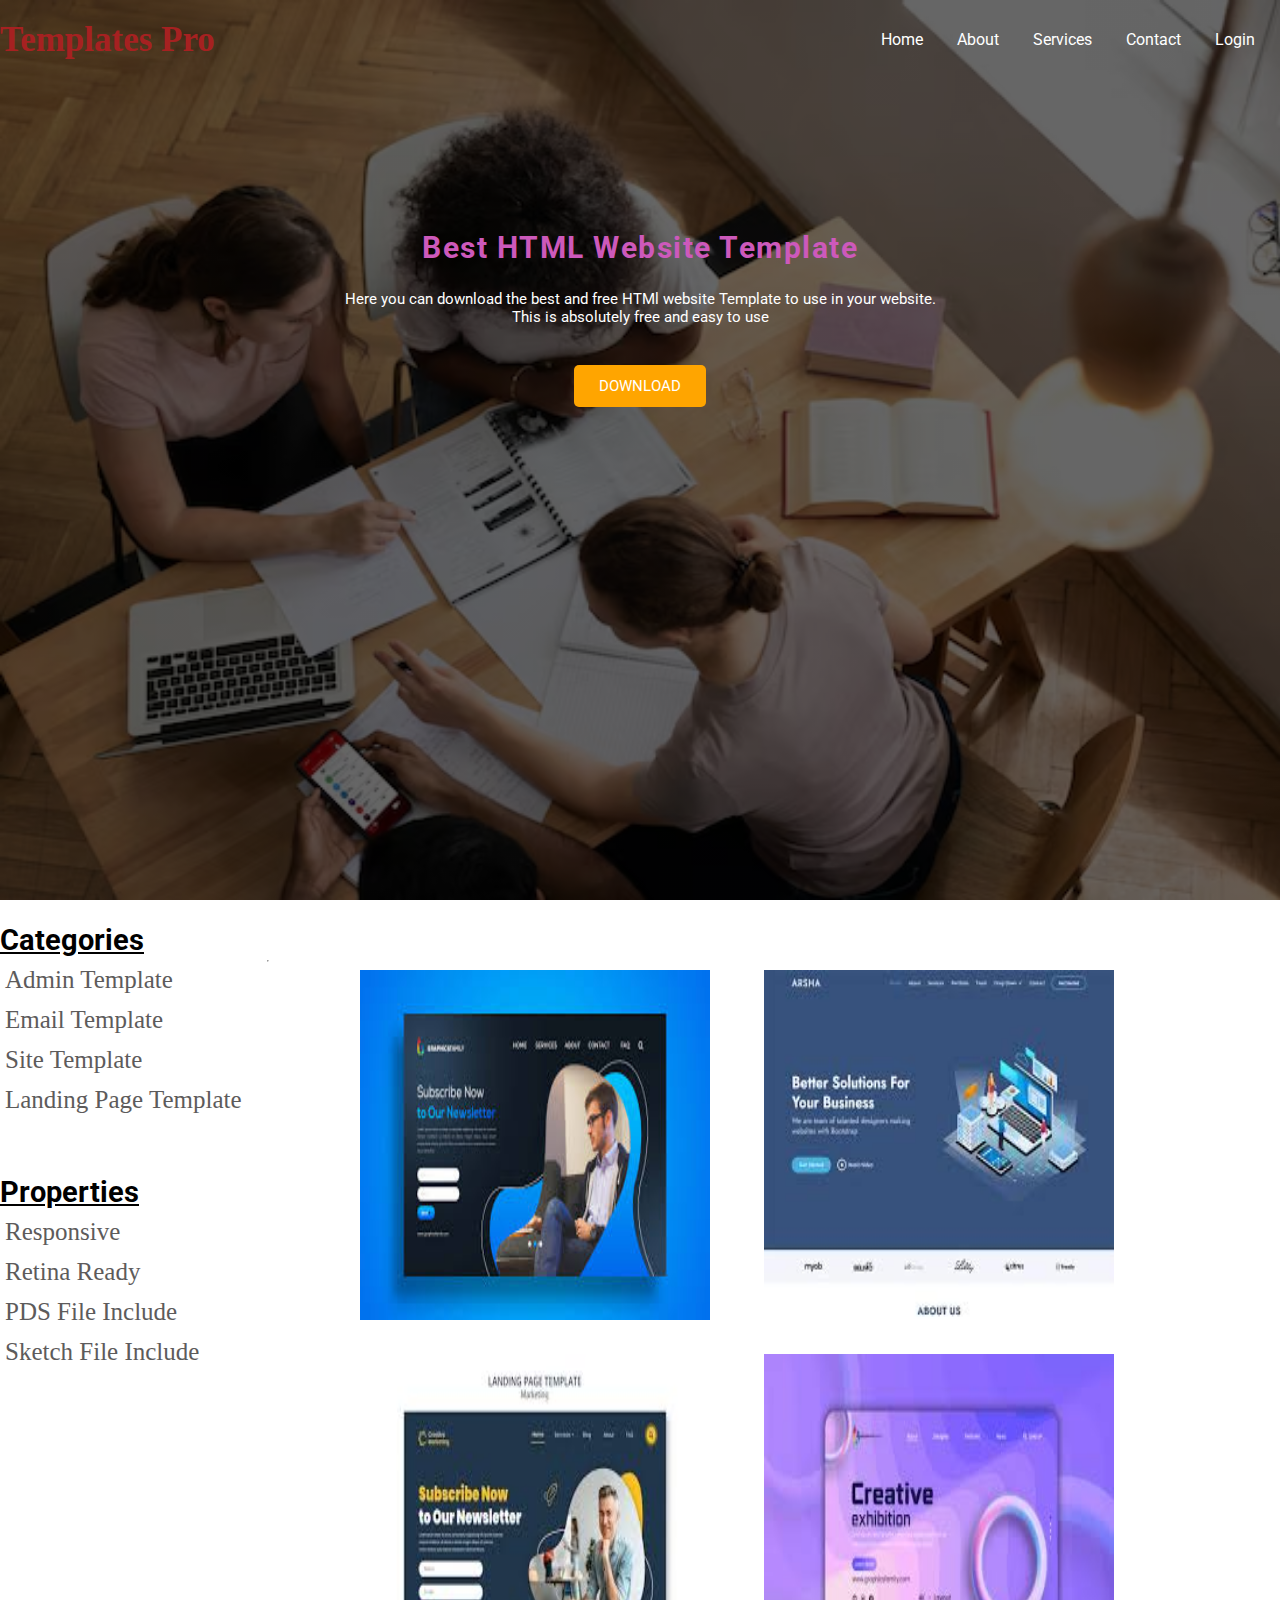
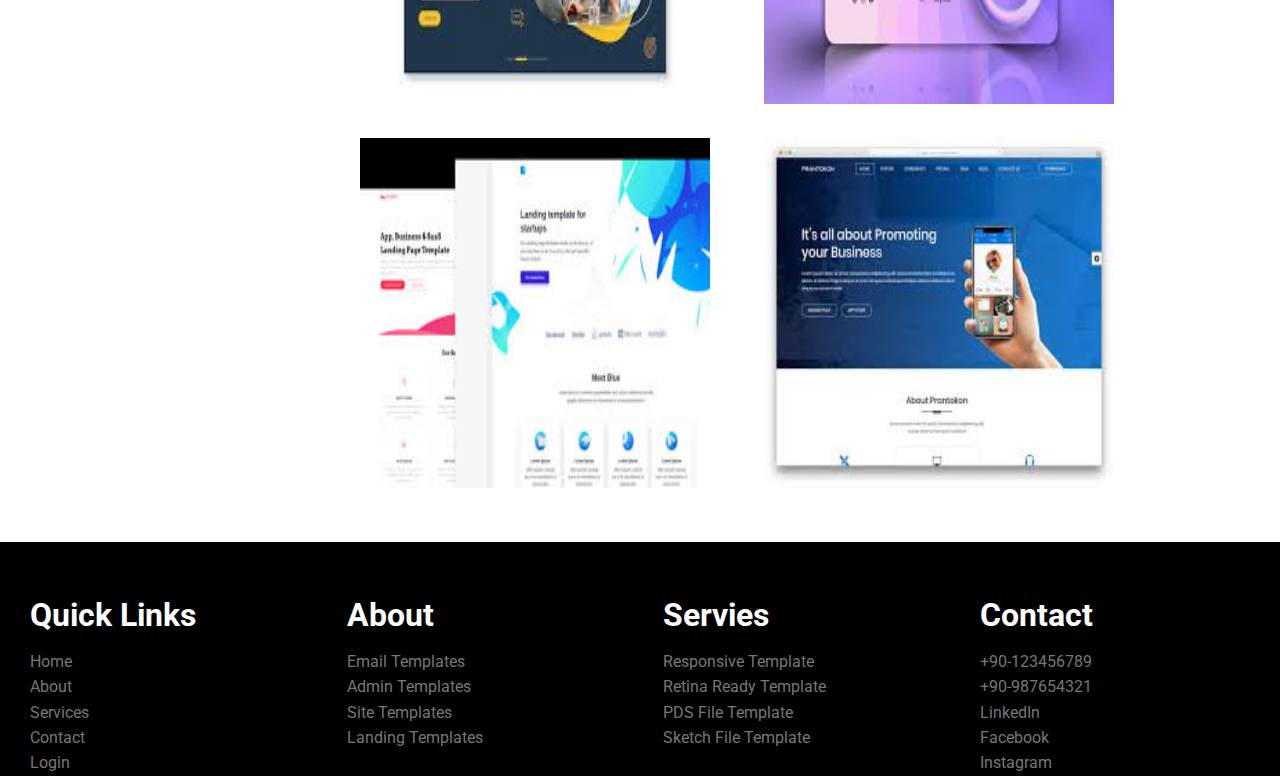
<file: index.html>
<!DOCTYPE html>
<html lang="en">
<head>
    <meta charset="UTF-8">
    <meta name="viewport" content="width=device-width, initial-scale=1.0">
    <title>Landing Page</title>
    <link rel="stylesheet" href="style.css">
    <link rel="stylesheet" href="https://cdnjs.cloudflare.com/ajax/libs/font-awesome/5.15.1/css/all.min.css">
</head>
<body>
    <section class="header">
    <div class="conatiner">
        <nav>
            <h1>Templates Pro</h1>
            <ul>
                <li> <a href="#" class="active">Home</a></li>
                <li> <a href="#">About</a></li>
                <li> <a href="#">Services</a></li>
                <li> <a href="#">Contact</a></li>
                <li> <a href="#">Login</a></li>
            </ul>
        </nav>
        <div class="article">
            <h1>Best HTML Website Template </h1>
            <p>Here you can download the best and free HTMl website Template
                to use in your website. <br>This is absolutely free and easy to use 
            </p>
            <a href="#" class="btn">Download</a>
        </div>
    </div>
    </section>
    <section class="body">
        <div class="categories">
            <h3>Categories</h3>
            <ul>
                <li><a href="">Admin Template</a></li>
                <li><a href="">Email Template</a></li>
                <li><a href="">Site Template</a></li>
                <li><a href="">Landing Page Template</a></li>
            </ul>
            <hr>
        </div>
        <div class="properties">
            <h3>Properties</h3>
            <ul>
                <li><a href="">Responsive</a></li>
                <li><a href="">Retina Ready</a></li>
                <li><a href="">PDS File Include</a></li>
                <li><a href="">Sketch File Include</a></li>
            </ul>
        
        </div>
    </section>
    <div class="img1">
        <img src = "download1.jpeg" height="350px"width=350px>
        <img src = "download2.jpeg" height="350px"width=350px>
        <img src = "download3.jpeg" height="350px"width=350px>
        <img src = "download4.jpeg" height="350px"width=350px>
        <img src = "downlaod5.jpeg" height="350px"width="350px">
        <img src = "downlaod6.jpeg" height="350px"width="350px">

    </div>

    <section class="footer">
        <div class="foo">
            <div class="fo">
                <h3>Quick Links</h3>
                <a href = "#" class="fas-fa-chevron-right">Home</a>
                <a href = "#" class="fas-fa-chevron-right">About</a>
                <a href = "#" class="fas-fa-chevron-right">Services</a>
                <a href = "#" class="fas-fa-chevron-right">Contact</a>
                <a href = "#" class="fas-fa-chevron-right">Login</a>
            </div>
            <div class="fo">
                <h3>About</h3>
                <a href = "#" class="fas-fa-chevron-right">Email Templates</a>
                <a href = "#" class="fas-fa-chevron-right">Admin Templates</a>
                <a href = "#" class="fas-fa-chevron-right">Site Templates</a>
                <a href = "#" class="fas-fa-chevron-right">Landing Templates</a>
            </div>
            <div class="fo">
                <h3>Servies</h3>
                <a href = "#" class="fas-fa-chevron-right">Responsive Template</a>
                <a href = "#" class="fas-fa-chevron-right">Retina Ready Template</a>
                <a href = "#" class="fas-fa-chevron-right">PDS File Template</a>
                <a href = "#" class="fas-fa-chevron-right">Sketch File Template</a>
            </div>
            <div class="fo">
                <h3>Contact</h3>
                <a href="#" >+90-123456789</a>
                <a href = "#">+90-987654321</a>
                <a href="#" class="fas-fa-LinkedIn">LinkedIn</a>
                <a href="#" class="fas-fa-facebook">Facebook</a>
                <a href="#" class="fas-fa-instagram">Instagram</a>
                
                
            </div>
        </div>
    </section>
</body>
</html>
</file>
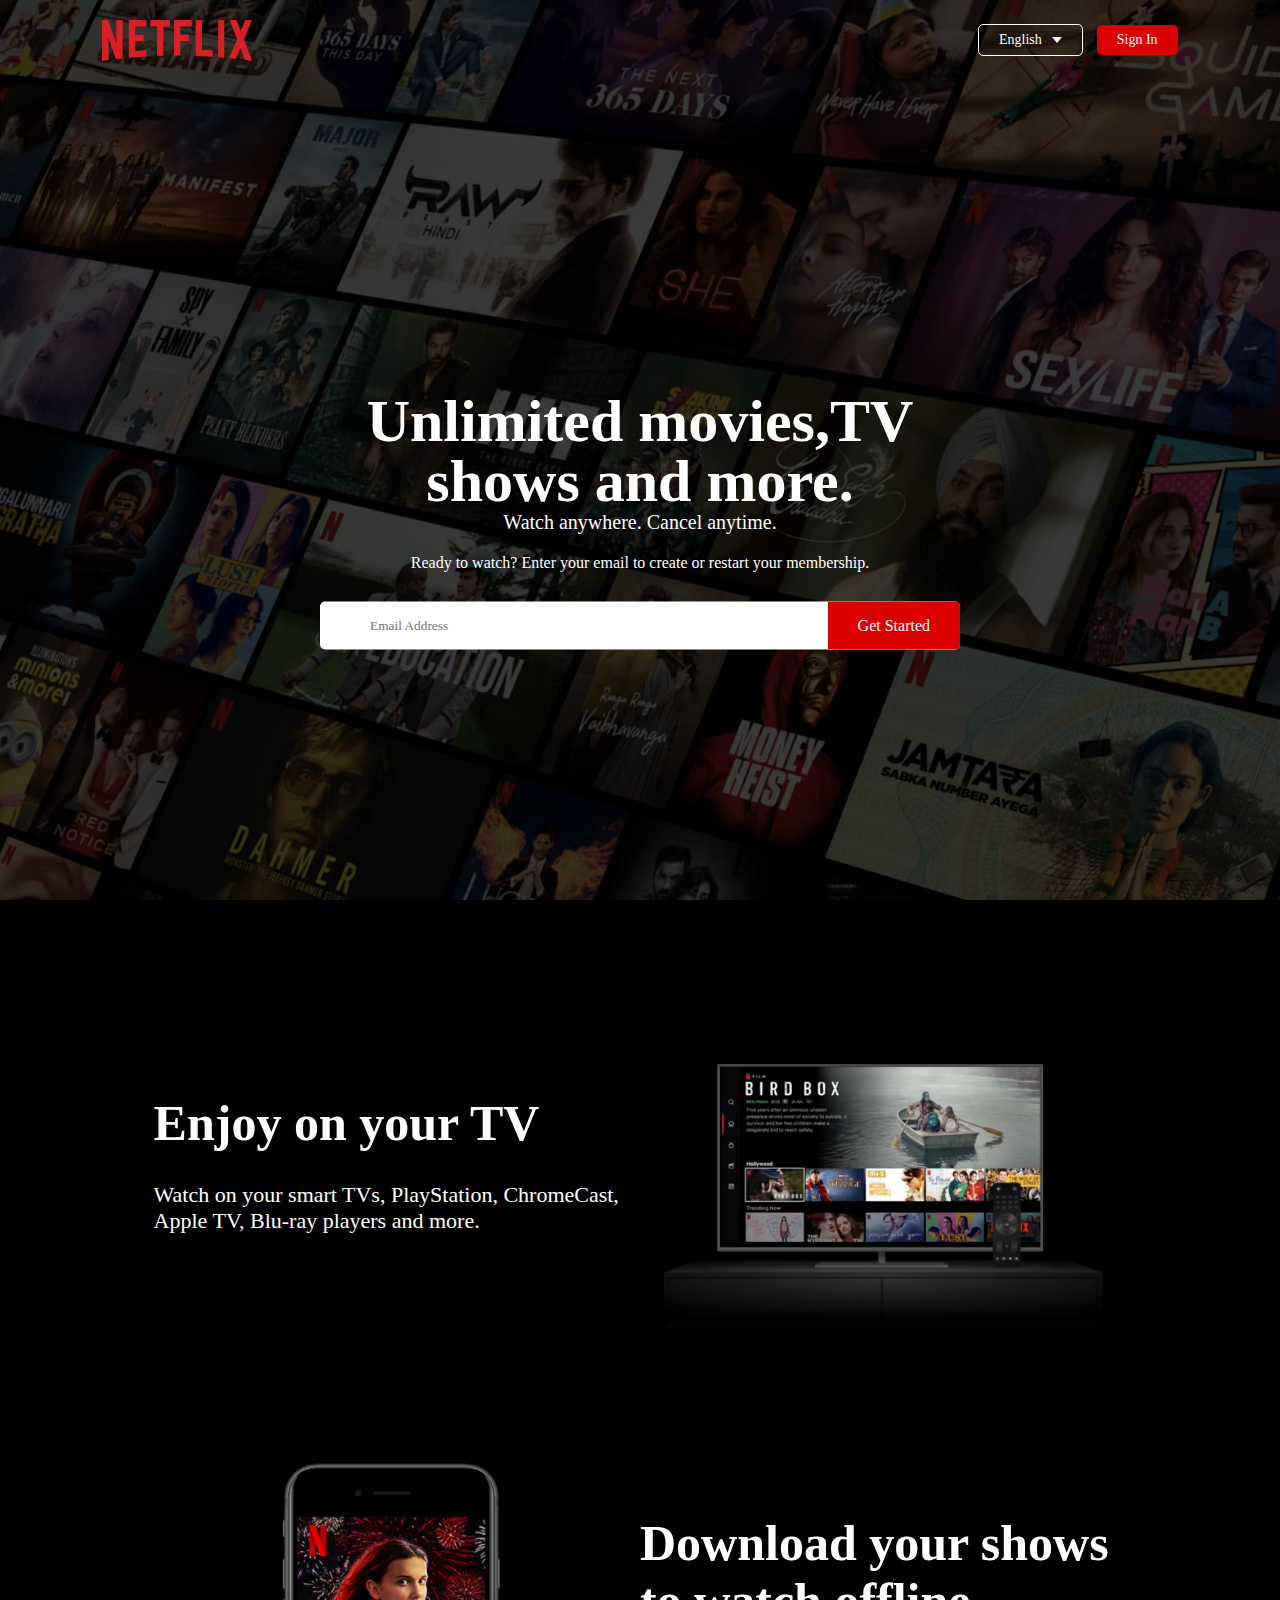
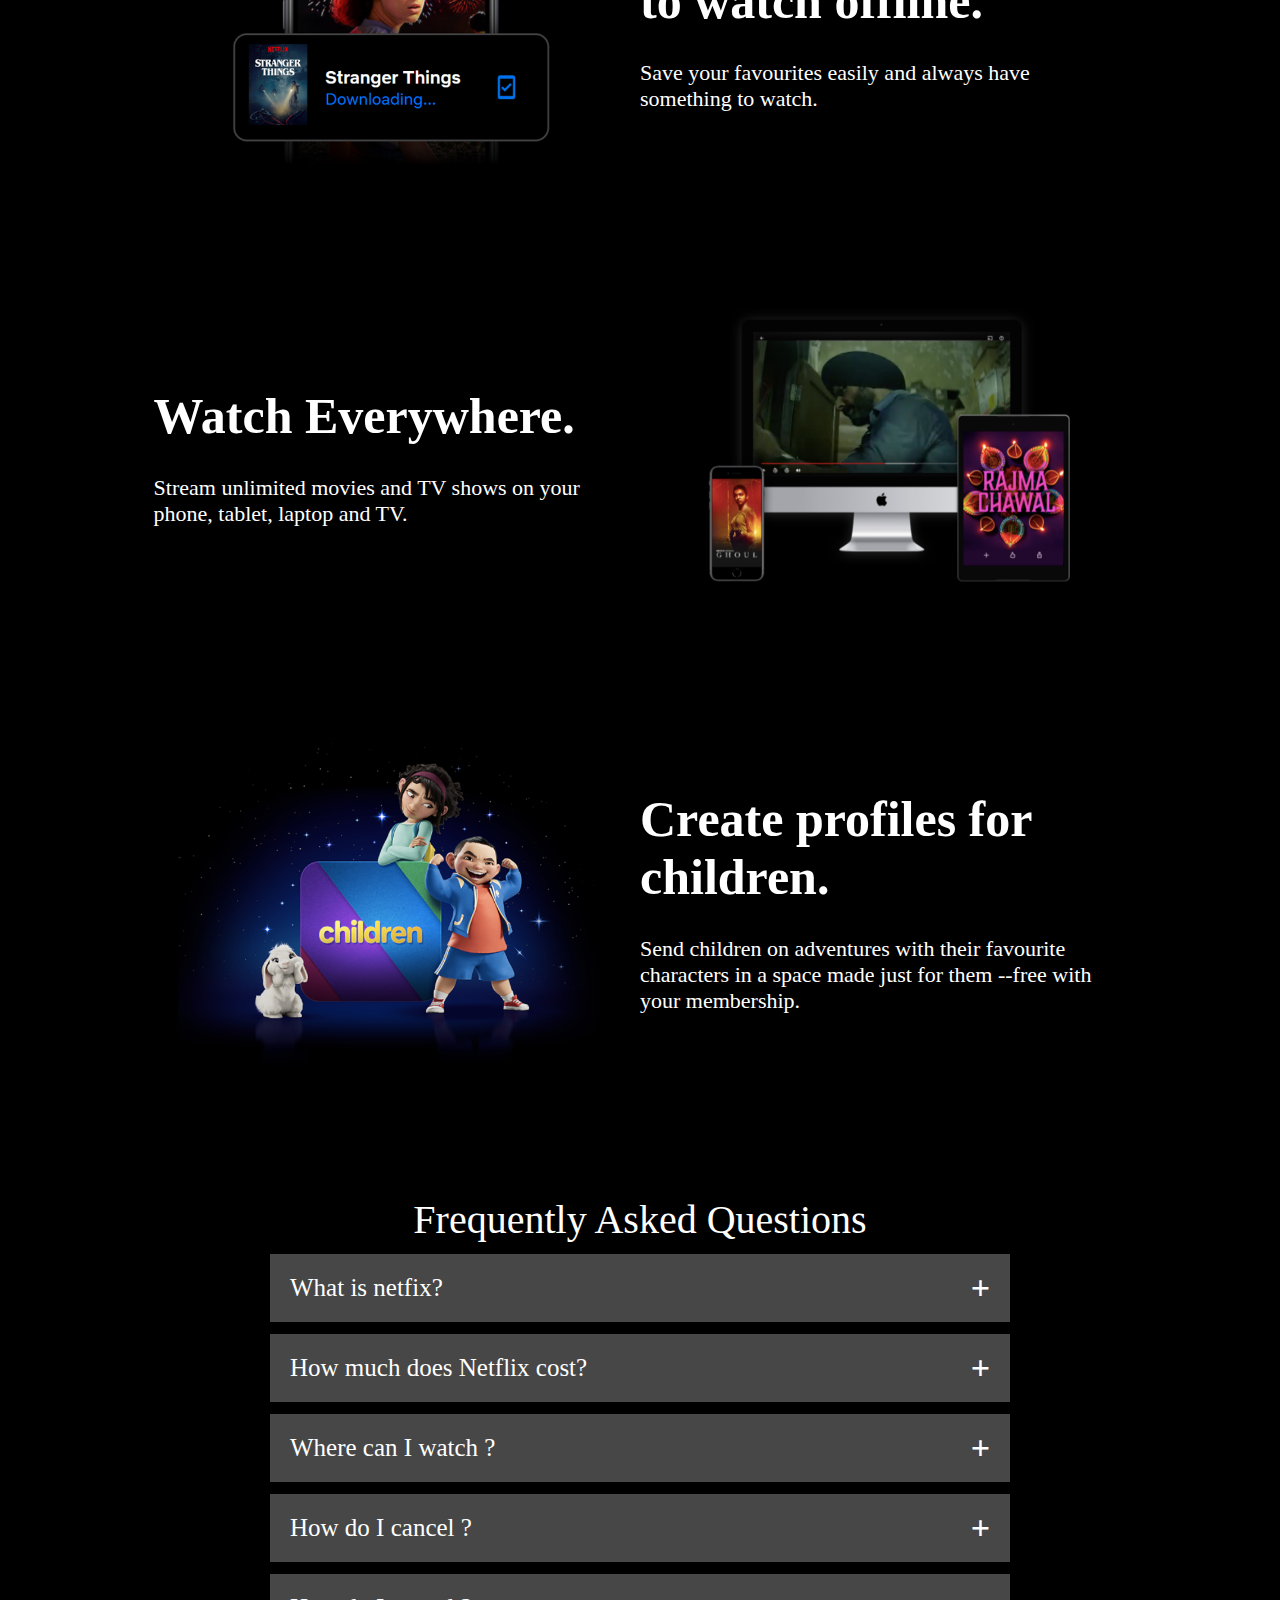
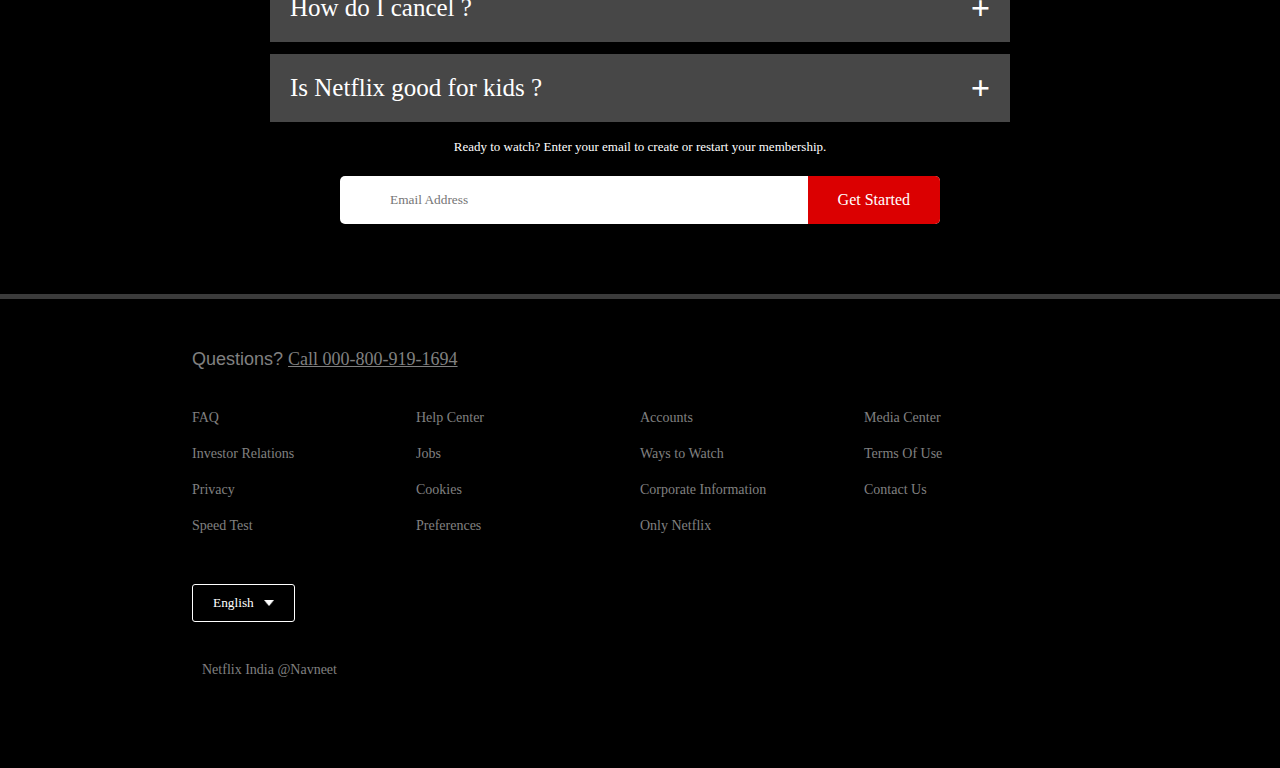
<file: InternPedia_NetflixClone_Task(07)/Netflix.html>
<!DOCTYPE html>
<html lang="en">
<head>
    <meta charset="UTF-8">
    <meta name="viewport" content="width=device-width, initial-scale=1.0">
    <title>Netflix</title>
    <link rel="stylesheet" href="netflix.css">
</head>
<body>
    <div class="header">
        <nav>
            <img src="logo.png" class="logo">
            <div>
                <button class="language-btn">English <img src="down-icon.png"></button>
                <button>Sign In</button>
            </div>        
        </nav>
        <div class="header-content">
            <h1>Unlimited movies,TV shows and more.</h1>
            <h3>Watch anywhere. Cancel anytime.</h3>
            <p>Ready to watch? Enter your email to create or restart your membership.</p>
            <form class="email-signup">
                <input type="email" placeholder="Email Address" required>
                <button type="submit">Get Started</button>
            </form>
        </div>
    </div>

    <div class="features">
        <div class="row">
            <div  class="text-col">
                <h2>
                    Enjoy on your TV
                </h2>
                <p>
                    Watch on your smart TVs, PlayStation, ChromeCast, Apple TV, Blu-ray players and more. 
                </p>
            </div>
            <div class="img-col">
                <img src="feature-1.png">
            </div>
        </div>
        <div class="row">
            <div class="img-col">
                <img src="feature-2.png">
            </div>
            <div class="text-col">
                <h2>
                    Download your shows to watch offline.
                </h2>
                <p>
                    Save your favourites easily and always have something to watch.
                </p>
            </div>
        </div>
        <div class="row">
            <div class="text-col">
                <h2>
                    Watch Everywhere.
                </h2>
                <p>
                    Stream unlimited movies and TV shows on your phone, tablet, laptop and TV. 
                </p>
            </div>
            <div class="img-col">
                <img src="feature-3.png">
            </div>
        </div>
        <div class="row">
            <div class="img-col">
                <img src="feature-4.png">
            </div>
            <div class="text-col">
                <h2>
                    Create profiles for children.
                </h2>
                <p>
                    Send children on adventures with their favourite characters in a space made just for them --free with your membership.
                </p>
            </div>
        </div>
    </div>

    <div class="faq">
        <h2>Frequently Asked Questions</h2>
        <ul class="according">
            <li>
                <input type="radio" name="according" id="first">
                <label for="first">What is netfix?</label>
                <div class="content">
                    <p>Netflix is a streaming service that offers a wide variety of award-winning TV shows, movies, anime, documentaries and more - on thousands of internet-connected devices.

                        You can watch as much as you want, whenever you want, without a single ad - all for one low monthly price. There's always something new to discover, and new TV shows and movies are added every week!</p>
                </div>
            </li>
            <li>
            <input type="radio" name="according" id="second">
            <label for="second">How much does Netflix cost?</label>
            <div class="content">
                <p>Watch Netflix on your smartphone, tablet, Smart TV, laptop, or streaming device, all for one fixed monthly fee. Plans range from ₹149 to ₹649 a month. No extra costs, no contracts</p>
            </div>
            </li>
            <li>
            <input type="radio" name="according" id="third">
            <label for="third">Where can I watch ?</label>
            <div class="content">
                <p>Watch anywhere, anytime. Sign in with your Netflix account to watch instantly on the web at netflix.com from your personal computer or on any internet-connected device that offers the Netflix app, including smart TVs, smartphones, tablets, streaming media players and game consoles</p>
            </div>
            </li>
            <li>
            <input type="radio" name="according" id="fourth">
            <label for="fourth">How do I cancel ?</label>
            <div class="content">
                <p>Netflix is flexible. There are no annoying contracts and no commitments. You can easily cancel your account online in two clicks. There are no cancellation fees – start or stop your account anytime.</p>
            </div>
            </li>
            <li>
            <input type="radio" name="according" id="fifth">
            <label for="fifth">How do I cancel ?</label>
            <div class="content">
                <p>Netflix has an extensive library of feature films, documentaries, TV shows, anime, award-winning Netflix originals, and more. Watch as much as you want, anytime you want</p>
            </div>
            </li>
            <li>
            <input type="radio" name="according" id="sixth">
            <label for="sixth">Is Netflix good for kids ?</label>
            <div class="content">
                <p>The Netflix Kids experience is included in your membership to give parents control while kids enjoy family-friendly TV shows and films in their own space.

                    Kids profiles come with PIN-protected parental controls that let you restrict the maturity rating of content kids can watch and block specific titles you don’t want kids to see</p>
            </div>
            </li>
        </ul>
        
            <small>Ready to watch? Enter your email to create or restart your membership.</small>
            <form class="email-signup">
                <input type="email" placeholder="Email Address" required>
                <button type="submit">Get Started</button>
            </form>     
    </div>

    <div class="footer">
        <h2>Questions? <a href="#">Call 000-800-919-1694</a></h2>
        <div class="row">
            <div class="col">
                <a href="#">FAQ</a>
                <a href="#">Investor Relations</a>
                <a href="#">Privacy</a>
                <a href="#">Speed Test</a>
            </div>
            <div class="col">
                <a href="#">Help Center</a>
                <a href="#">Jobs</a>
                <a href="#">Cookies</a>
                <a href="#">Preferences</a>
            </div>
            <div class="col">
                <a href="#">Accounts </a>
                <a href="#">Ways to Watch</a>
                <a href="#">Corporate Information</a>
                <a href="#">Only Netflix</a>
            </div>
            <div class="col">
                <a href="#">Media Center </a>
                <a href="#">Terms Of  Use</a>
                <a href="#">Contact Us</a>
                
            </div>
        </div>

        <button class="language-btn">English <img src="down-icon.png"></button>
        <p class="copyright-text">Netflix India @Navneet</p>
    </div>

</body>
</html>
</file>
<file: style.css>
@import url('https://fonts.googleapis.com/css2?family=Roboto:ital,wght@0,100;0,300;0,400;0,500;0,700;0,900;1,100;1,300;1,400;1,500;1,700;1,900&display=swap');
*{
    margin: 0px;
    padding: 0px;
    box-sizing: border-box;
    font-family:"Roboto", sans-serif ;
}
.header{
    min-height: 100vh;
    background-image: linear-gradient(rgba(0,0,0,0.6),rgba(0,0,0,0.6)),url("img1.avif");
    background-repeat: no-repeat;
    background-size:cover;

}

.container{
    width:85%;
    margin: auto;
}
nav{
    height:80px;
}
nav h1{
    float:left;
    line-height:80px;
    font-size: 35px;
    font-size: inline;
    color:rgb(166, 33, 33);
    font-family: serif;
}
nav ul{
    float:right;
    line-height: 80px;
}
nav ul li{
    display: inline-block;
    list-style: none;
    padding: 0px 5px;
}
nav ul li a{
    color:white;
    text-decoration: none;
    text-transform: none;
    border-radius: 5px;
    margin-right:20px;
}
nav ul li a:hover{
    background-color: grey;
    transition: 0.5s;

}
nav ul li a .active{
    background-color: white;
}
.article{
    text-align: center;
    text-decoration: none;
    width: 50%;
    margin: auto;
    padding-top: 150px;
}
.article h1{
    font-size: 30px;
    color: rgb(205, 89, 187);
    letter-spacing: 1.5px;
    font-weight: 800px;
    margin-bottom: 25px;
}
.article p{
    font-size: 15px;
    color: white;
    letter-spacing: 1.5;
    margin-bottom: 50px;
}
.article .btn{
    font-size: 15px;
    color:white;
    text-decoration: none;
    padding:12px 25px;
    text-transform: uppercase;
    background-color: orange;
    border-radius: 5px;
}
.article .btn:hover{
    background-color: grey;
    transition: 0.5s ease;
}
.body{
    margin-top: 20px;
    line-height: 40px;
    float:left;
    font-size: 25px;
    font-size: inline;
    color:black;
}
.body ul{
    float: left;
    line-height: 40px; 
}
.body ul a{
    display: inline-block;
    list-style: none;
    padding: 0px 5px; 
}
.btnlogin-popup{
    width:100px;
    height:30px;
    background: transparent;
    font-size: 1.1rem;
    border: 2px solid white;
    outline: none;
    border-radius: 6px;
    cursor:pointer;
    color:white;
    margin-right: 20px;
    transition: 0.5s;
}
.btnlogin-popup:hover{
    background-color: grey;

}
.categories h3{
    text-decoration: underline;
}
.wrapper{
    margin-left: 450px;
    height:400px;
    width:350px;
    position:relative;
    background: transparent;
    border: 2px solid grey;
    border-radius: 20px;
    backdrop-filter: blur(20px);
    box-shadow: 0 0 30px black;
    display:flex;
    justify-content: center;
    align-items: center;
    
}
.wrapper .active-popup{
    transform: scale(1);
}
.wrapper.form-box{
    width: 100%;
    padding:40px;
}
.form-box h2{
    font-size: 2rem;
    color:white;
    text-align: center;
}
.input-box{
    position:relative;
    width: 100%;
    height: 50px;
    border-bottom: 2px solid #162938;
    margin: 30px 0;
}
.input-box label{
    position: absolute;
    top:10%;
    left: 5px;
    transform: translateY(-30%);
    color: white;
    font-weight: 500;
    pointer-events: none;
    transition: 0.5s;
}
.input-box input:focus~label,
.input-box input:valid~label{
    top: -2px;
}
.input-box input{
    width: 100%;
    height: 150%;
    border: none;
    background: transparent;
    outline: none;
    color: white;
    font-size: 1rem;
    font-weight: 500;
    font-family: serif;
}
.remember-forgot{
    color: white;
    font-size: 0.9rem;
    display:flex;
    margin:-10px 0 10px;
    justify-content:space-between;
}
.remember-forgot a{
    color: grey;
    text-decoration: none;
    padding-left: 35px;
}
.remember-forgot a:hover{
    text-decoration: underline;
    color: white;
}
.btn1{
    width:70px;
    height:30px;
    justify-content: center;
    margin-left:70px;
    margin-top: 15px;
    margin-bottom: 15px;
    background: transparent;
    border-radius: 5px;   
    cursor: pointer;
    color: white;
}
.login-register{ 
    font-weight:200;
    color:white;
    text-align: center;
}
.login-register p a{
    color:grey;
    font-weight: 300;
    text-decoration: none;
    padding-left: 15px;
}
.login-register p a:hover{
    text-decoration: underline;
    color:white;
}
.wrapper.form-box .login{
    display: none;
}
.properties{
    padding-top: 210px;
}
.properties h3{
    text-decoration: underline;
}
.body ul li a{
    color:rgb(93, 91, 91);
    text-decoration: none;
    text-transform:none;
    border-radius: 5px;
    margin-right:20px;
    font-family: serif;
}
.body ul li a:hover{
    background-color: orange;
    transition: 0.5s ease;
}
.img1{
    margin-top: 50px;
    display:block;
    margin-left: 300px;
    padding-left: 10px;
}
.img1 img{
   margin-left: 50px;
   margin-top: 20px;
   margin-bottom: 10px;
   transition: transform .7s;
}
.img1 img:hover{
   transform: scale(1.2);
   height:350px;
   width:350px;
}
.footer .foo{
    display:grid;
    grid-template-columns: repeat(auto-fit,minmax(10rem,1fr));
    gap:1rem;
    background-color: black;
    margin-top: 2.5rem;
    padding-left: 30px;
}
.footer .foo .fo h3{
    margin-top:2.5rem;
    font-size: 2rem;
    color:white;
    padding:.9rem 0;
}
.footer .foo .fo a{
    font-size: 1rem;
    display: block;
    color:#777;
    padding:.2rem 0;
    text-decoration: none;
}
.footer .fo .fo a {
    padding-right: .5rem;
    color:white;
}
.footer .foo .fo a:hover{
    padding-right: 1rem;
    transition: cubic-bezier(0.075, 0.82, 0.165, 1);
    
    color:white;
}
</file>
<file: InternPedia_NetflixClone_Task(07)/netflix.css>
*{
    padding: 0;
    margin: 0;
    font-family: 'poppins','sans-serif';
    box-sizing: border-box;
}
body{
    background-color: black;
    color: white;
}
.header{
    width: 100%;
    height: 100vh;
    background-image: linear-gradient(rgba(0,0,0,0.7),rgba(0,0,0,0.7)) ,url(header-image.png);
    background-size: cover;
    background-position: center;
    padding: 10px 8%;
    position: relative;
}
nav{
    display: flex;
    align-items: center;
    justify-content: space-between;
    padding: 10px 0;
}
.logo{
    width: 150px;
    cursor: pointer;
}
nav button{
    border: 0;
    outline: 0;
    cursor: pointer;
    padding: 7px 20px;
    margin-left: 10px;
    background-color: #db0001;
    color: white;
    border-radius: 5px;
    font-size: 14px;
}
.language-btn{
    border: 1px solid white;
    align-items: center;
    background: transparent;
    display: inline-flex;
    padding: 7px 20px;
}
.language-btn img{
   width:10px;
   margin-left: 10px;
}
.header-content{
    text-align: center;
    margin-top: 70px;
    transform: translate(-50%,-50%);
    position: absolute;
    top: 50%;
    left: 50%;
}
.header-content h1{
    font-size: 60px;
    line-height: 60px;
    font-weight: 600;
    max-width: 650px;
}
.header-content h3{
    font-size: 20px;
    font-weight: 300;
    margin-bottom: 20px;
}
.email-signup{
    background-color: white;
    color: black;
    display: flex;
    border-radius: 5px;
    align-items: center;
    margin-top: 30px;
    overflow: hidden;
}
.email-signup input{
    flex: 1;
    border: 0;
    outline: 0;
    margin-left: 20px;
    padding: 15px 30px;
}
.email-signup button{
    background-color: #db0001;
    border: 0;
    outline: 0;
    color: white;
    font-size: 16px;
    color: white;
    cursor: pointer;
    padding: 15px 30px;
}
.features{
    padding: 50px 12%;
    font-size: 22px;
}
.features h2{
    font-size: 50px;
    font-weight: 600;
    margin-bottom: 30px;
}
.row{
    padding: 50px 0;
    display: flex;
    flex-wrap: wrap;
    width: 100%;
    align-items: center;
}
.text-col{
    flex-basis: 50%;
    margin-bottom: 20px;
}
.img-col{
    flex-basis: 50%;
    margin-bottom: 20px;
}
.img-col img{
    display: block;
    width: 90%;
    margin: auto;
}
.faq{
    padding: 10px 12%;
    text-align: center;
    font-size: 18px;
}
.faq h2{
    font-size: 40px;
    font-weight: 400;
}
.according{
    margin: 6px auto;
    width: 100%;
    max-width: 750px;
}
.according li{
    list-style: none;
    width: 100%;
    padding: 5px;
}
.according li label{
    padding: 20px;
    font-weight: 500;
    font-size: 25px;
    display: flex;
    align-items: center;
    display: flex;
    background: rgb(71, 71, 71);
    margin-bottom: 2px;
    cursor: pointer;
    position: relative;
}
label::after{
    content: '+';
    font-size: 34px;
    position: absolute;
    right: 20px;
    font-weight: 600;
}
input[type="radio"]{
    display: none;
}
.according .content{
    background-color: rgb(71, 71, 71);
    text-align: left;
    padding: 0 20px;
    max-height: 0;
    overflow: hidden;
    transition: max-height 0.3s, padding 0.5s;
}
.according input[type="radio"]:checked + label + .content{
    max-height: 600px;
    padding: 30px 20px;
}
.according input[type="radio"]:checked + label::after{
    transform: rotate(135deg);
    transition: 0.5s;
}
.faq .email-signup{
    max-width: 600px;
    margin: 20px auto 60px;
}
.faq small{
    font-size: 13px;
}
.footer{
    padding: 50px 15%;
    border-top: 5px solid rgb(59, 59, 59);
    color: grey;
}
.footer h2{
    font-size: 18px;
    font-weight: 500;
    font-family: sans-serif;
    margin-bottom: 30px;
}
.footer h2 a{
    color: grey;
    cursor: pointer;
}
.footer .col{
    flex-basis: 25%;
    flex-grow: 1;
    margin-bottom: 20px;
}
.footer .col a{
    margin-bottom: 20px;
    text-decoration: none;
    color: grey;
    font-size: 14px;
    font-weight: 500;
    display: block;
    cursor: alias;
}
.footer .row{
    align-items: flex-start;
    padding: 10px 0;
}
.footer .language-btn{
    color: white;
    padding: 10px 20px;
    border-radius: 3px;
}
.copyright-text{
    padding: 40px 10px;
    font-size: 14px;
}

@media only screen and (max-width:600px){
    .logo{
        width: 100px;
    }
    nav button{
        padding: 5px 10px;
    }
    .language-btn{
        padding: 4px 8px;
    }
    .header-content{
        padding-top: 150px;
        position: unset;
        transform: none;
    }
    .header-content h1{
        font-size: 30px;
    }
    .email-signup button{
        padding: 10px 20px;
        font-size: 12px;
    }
    .text-col, .img-col{
        flex-basis: 100%;
    }
    .features h2{
        font-size: 30px;
    }
    .features p{
        font-size: 18px;
    }
    .row:nth-child(2), .row:nth-child(4){
        flex-direction: column-reverse;
    }
    .faq h2{
        font-size: 20px;
    }
    .according .content{
        font-size: 14px;
    }
    .according li label{
        font-size: 18px;
        padding: 10px;
    }
    label::after{
        font-size: 22px;
    }
    .faq .email-signup button{
        padding: 10px 10px;
        font-size: 12px;
        margin-left: -30px;
    }
}
</file>
